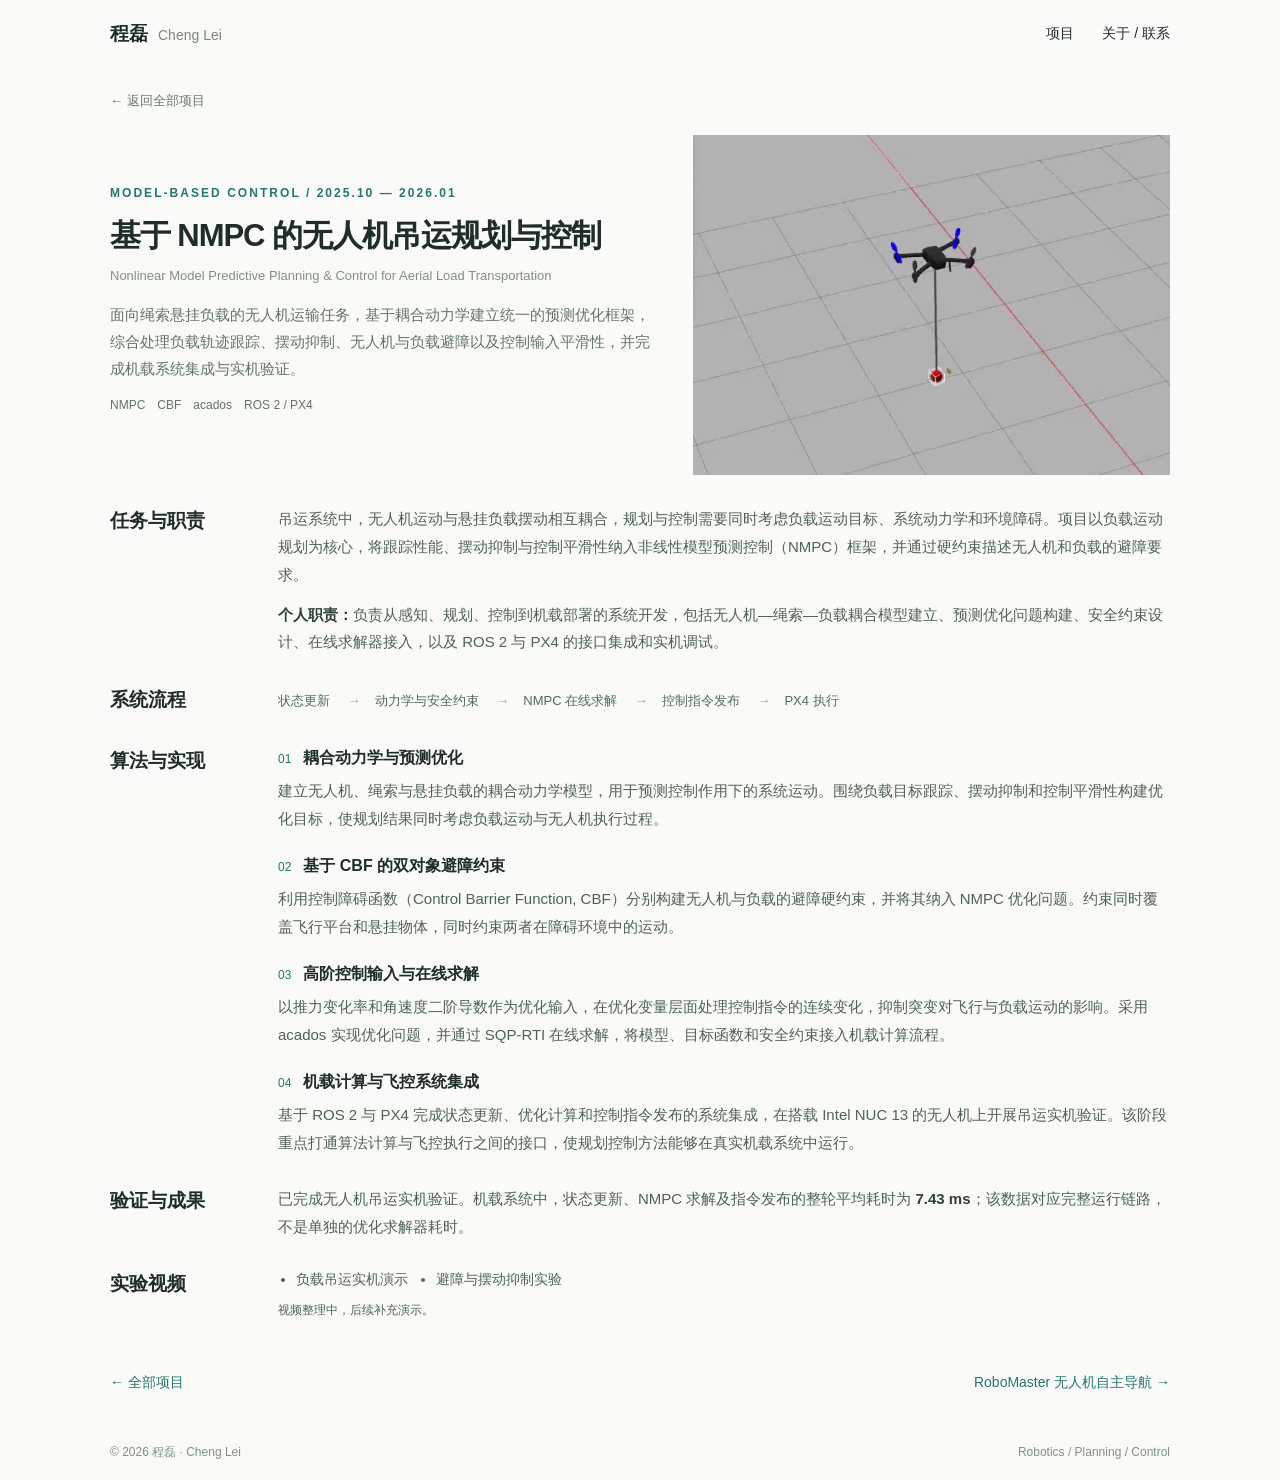
<file: nmpc.html>
<!doctype html><html lang="zh-CN"><head><meta charset="utf-8"><meta name="viewport" content="width=device-width,initial-scale=1"><title>基于 NMPC 的无人机吊运规划与控制 · 程磊</title><meta name="description" content="基于 NMPC 的无人机吊运规划与控制：任务背景、个人职责、算法实现与验证结果。"><link rel="icon" href="favicon.svg" type="image/svg+xml"><link rel="stylesheet" href="style.css"></head><body><header><nav><a class="brand" href="index.html">程磊<span>Cheng Lei</span></a><div class="navlinks"><a href="index.html#projects">项目</a><a href="index.html#about">关于 / 联系</a></div></nav></header><main class="wrap detailpage"><a class="back" href="index.html#projects">← 返回全部项目</a><section class="projectintro"><div class="detailhero"><div class="eyebrow">Model-based control / 2025.10 — 2026.01</div><h1>基于 NMPC 的无人机吊运规划与控制</h1><p class="subtitle">Nonlinear Model Predictive Planning & Control for Aerial Load Transportation</p><p class="lead">面向绳索悬挂负载的无人机运输任务，基于耦合动力学建立统一的预测优化框架，综合处理负载轨迹跟踪、摆动抑制、无人机与负载避障以及控制输入平滑性，并完成机载系统集成与实机验证。</p><div class="tags"><span class="tag">NMPC</span><span class="tag">CBF</span><span class="tag">acados</span><span class="tag">ROS 2 / PX4</span></div></div><img class="detailcover" src="nmpc.jpg" alt="基于 NMPC 的无人机吊运规划与控制项目画面"></section><section class="detailsection"><h2>任务与职责</h2><div><p>吊运系统中，无人机运动与悬挂负载摆动相互耦合，规划与控制需要同时考虑负载运动目标、系统动力学和环境障碍。项目以负载运动规划为核心，将跟踪性能、摆动抑制与控制平滑性纳入非线性模型预测控制（NMPC）框架，并通过硬约束描述无人机和负载的避障要求。</p><p><strong>个人职责：</strong>负责从感知、规划、控制到机载部署的系统开发，包括无人机—绳索—负载耦合模型建立、预测优化问题构建、安全约束设计、在线求解器接入，以及 ROS 2 与 PX4 的接口集成和实机调试。</p></div></section><section class="detailsection flowsection"><h2>系统流程</h2><ol class="flow"><li>状态更新</li><li>动力学与安全约束</li><li>NMPC 在线求解</li><li>控制指令发布</li><li>PX4 执行</li></ol></section><section class="detailsection"><h2>算法与实现</h2><div><div class="step"><h3><span class="stepnum">01</span>耦合动力学与预测优化</h3><p>建立无人机、绳索与悬挂负载的耦合动力学模型，用于预测控制作用下的系统运动。围绕负载目标跟踪、摆动抑制和控制平滑性构建优化目标，使规划结果同时考虑负载运动与无人机执行过程。</p></div><div class="step"><h3><span class="stepnum">02</span>基于 CBF 的双对象避障约束</h3><p>利用控制障碍函数（Control Barrier Function, CBF）分别构建无人机与负载的避障硬约束，并将其纳入 NMPC 优化问题。约束同时覆盖飞行平台和悬挂物体，同时约束两者在障碍环境中的运动。</p></div><div class="step"><h3><span class="stepnum">03</span>高阶控制输入与在线求解</h3><p>以推力变化率和角速度二阶导数作为优化输入，在优化变量层面处理控制指令的连续变化，抑制突变对飞行与负载运动的影响。采用 acados 实现优化问题，并通过 SQP-RTI 在线求解，将模型、目标函数和安全约束接入机载计算流程。</p></div><div class="step"><h3><span class="stepnum">04</span>机载计算与飞控系统集成</h3><p>基于 ROS 2 与 PX4 完成状态更新、优化计算和控制指令发布的系统集成，在搭载 Intel NUC 13 的无人机上开展吊运实机验证。该阶段重点打通算法计算与飞控执行之间的接口，使规划控制方法能够在真实机载系统中运行。</p></div></div></section><section class="detailsection"><h2>验证与成果</h2><p>已完成无人机吊运实机验证。机载系统中，状态更新、NMPC 求解及指令发布的整轮平均耗时为 <strong>7.43 ms</strong>；该数据对应完整运行链路，不是单独的优化求解器耗时。</p></section><section class="detailsection video-section"><h2>实验视频</h2><div><ul class="video-list"><li>负载吊运实机演示</li><li>避障与摆动抑制实验</li></ul><p class="pending">视频整理中，后续补充演示。</p></div></section><div class="next"><a href="index.html#projects">← 全部项目</a><a href="rmua.html">RoboMaster 无人机自主导航 →</a></div></main><footer><div class="wrap footerline"><span>© 2026 程磊 · Cheng Lei</span><span>Robotics / Planning / Control</span></div></footer></body></html>
</file>
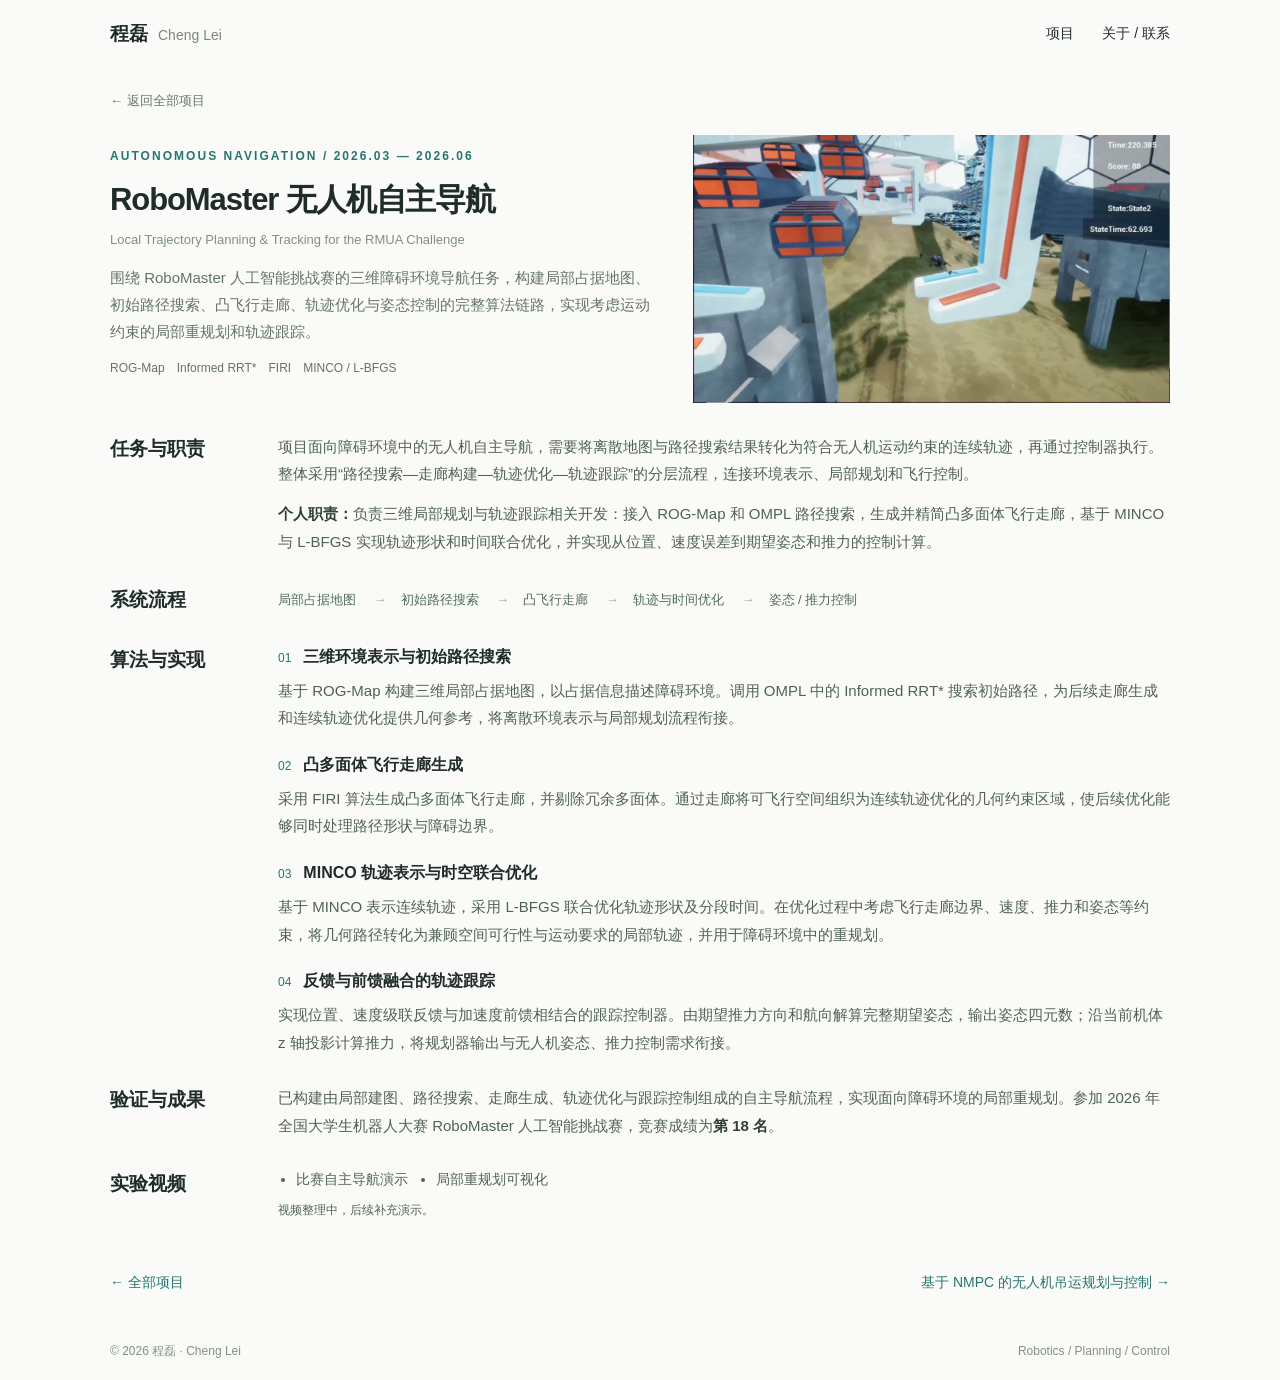
<file: rmua.html>
<!doctype html><html lang="zh-CN"><head><meta charset="utf-8"><meta name="viewport" content="width=device-width,initial-scale=1"><title>RoboMaster 无人机自主导航 · 程磊</title><meta name="description" content="RoboMaster 无人机自主导航：任务背景、个人职责、算法实现与验证结果。"><link rel="icon" href="favicon.svg" type="image/svg+xml"><link rel="stylesheet" href="style.css"></head><body><header><nav><a class="brand" href="index.html">程磊<span>Cheng Lei</span></a><div class="navlinks"><a href="index.html#projects">项目</a><a href="index.html#about">关于 / 联系</a></div></nav></header><main class="wrap detailpage"><a class="back" href="index.html#projects">← 返回全部项目</a><section class="projectintro"><div class="detailhero"><div class="eyebrow">Autonomous navigation / 2026.03 — 2026.06</div><h1>RoboMaster 无人机自主导航</h1><p class="subtitle">Local Trajectory Planning & Tracking for the RMUA Challenge</p><p class="lead">围绕 RoboMaster 人工智能挑战赛的三维障碍环境导航任务，构建局部占据地图、初始路径搜索、凸飞行走廊、轨迹优化与姿态控制的完整算法链路，实现考虑运动约束的局部重规划和轨迹跟踪。</p><div class="tags"><span class="tag">ROG-Map</span><span class="tag">Informed RRT*</span><span class="tag">FIRI</span><span class="tag">MINCO / L-BFGS</span></div></div><img class="detailcover" src="rmua.jpg" alt="RoboMaster 无人机自主导航项目画面"></section><section class="detailsection"><h2>任务与职责</h2><div><p>项目面向障碍环境中的无人机自主导航，需要将离散地图与路径搜索结果转化为符合无人机运动约束的连续轨迹，再通过控制器执行。整体采用“路径搜索—走廊构建—轨迹优化—轨迹跟踪”的分层流程，连接环境表示、局部规划和飞行控制。</p><p><strong>个人职责：</strong>负责三维局部规划与轨迹跟踪相关开发：接入 ROG-Map 和 OMPL 路径搜索，生成并精简凸多面体飞行走廊，基于 MINCO 与 L-BFGS 实现轨迹形状和时间联合优化，并实现从位置、速度误差到期望姿态和推力的控制计算。</p></div></section><section class="detailsection flowsection"><h2>系统流程</h2><ol class="flow"><li>局部占据地图</li><li>初始路径搜索</li><li>凸飞行走廊</li><li>轨迹与时间优化</li><li>姿态 / 推力控制</li></ol></section><section class="detailsection"><h2>算法与实现</h2><div><div class="step"><h3><span class="stepnum">01</span>三维环境表示与初始路径搜索</h3><p>基于 ROG-Map 构建三维局部占据地图，以占据信息描述障碍环境。调用 OMPL 中的 Informed RRT* 搜索初始路径，为后续走廊生成和连续轨迹优化提供几何参考，将离散环境表示与局部规划流程衔接。</p></div><div class="step"><h3><span class="stepnum">02</span>凸多面体飞行走廊生成</h3><p>采用 FIRI 算法生成凸多面体飞行走廊，并剔除冗余多面体。通过走廊将可飞行空间组织为连续轨迹优化的几何约束区域，使后续优化能够同时处理路径形状与障碍边界。</p></div><div class="step"><h3><span class="stepnum">03</span>MINCO 轨迹表示与时空联合优化</h3><p>基于 MINCO 表示连续轨迹，采用 L-BFGS 联合优化轨迹形状及分段时间。在优化过程中考虑飞行走廊边界、速度、推力和姿态等约束，将几何路径转化为兼顾空间可行性与运动要求的局部轨迹，并用于障碍环境中的重规划。</p></div><div class="step"><h3><span class="stepnum">04</span>反馈与前馈融合的轨迹跟踪</h3><p>实现位置、速度级联反馈与加速度前馈相结合的跟踪控制器。由期望推力方向和航向解算完整期望姿态，输出姿态四元数；沿当前机体 z 轴投影计算推力，将规划器输出与无人机姿态、推力控制需求衔接。</p></div></div></section><section class="detailsection"><h2>验证与成果</h2><p>已构建由局部建图、路径搜索、走廊生成、轨迹优化与跟踪控制组成的自主导航流程，实现面向障碍环境的局部重规划。参加 2026 年全国大学生机器人大赛 RoboMaster 人工智能挑战赛，竞赛成绩为<strong>第 18 名</strong>。</p></section><section class="detailsection video-section"><h2>实验视频</h2><div><ul class="video-list"><li>比赛自主导航演示</li><li>局部重规划可视化</li></ul><p class="pending">视频整理中，后续补充演示。</p></div></section><div class="next"><a href="index.html#projects">← 全部项目</a><a href="nmpc.html">基于 NMPC 的无人机吊运规划与控制 →</a></div></main><footer><div class="wrap footerline"><span>© 2026 程磊 · Cheng Lei</span><span>Robotics / Planning / Control</span></div></footer></body></html>
</file>
<file: style.css>
*{box-sizing:border-box}html{scroll-behavior:smooth;scroll-padding-top:90px}body{margin:0;background:#fafbf8;color:#202c29;font:16px/1.8 -apple-system,BlinkMacSystemFont,"Segoe UI","Noto Sans CJK SC",sans-serif}a{color:inherit;text-decoration:none}a:focus-visible{outline:3px solid #26766d;outline-offset:6px}header{background:#fafbf8}nav{max-width:1120px;margin:auto;height:82px;display:flex;align-items:center;justify-content:space-between;padding:0 30px}.brand{font-size:19px;font-weight:650}.brand span{font-weight:400;color:#7a8780;margin-left:10px;font-size:14px}.navlinks{display:flex;gap:28px;font-size:14px}.wrap{max-width:1120px;margin:auto;padding:0 30px}.hero{padding:85px 0 65px;max-width:760px}.eyebrow{font-size:12px;letter-spacing:.17em;text-transform:uppercase;color:#26766d;font-weight:600}h1{font-size:52px;line-height:1.2;letter-spacing:-.035em;margin:17px 0 23px}h1 span{font-size:26px;color:#8b978f;font-weight:400;letter-spacing:0;margin-left:17px}.hero p{font-size:18px;color:#606f67;max-width:690px}.contactlink{display:inline-block;margin-top:12px;font-size:14px;color:#26766d}.sectionhead{display:flex;align-items:baseline;justify-content:space-between;padding-top:28px;margin-bottom:35px}.sectionhead h2{font-size:30px;margin:0;font-weight:500;letter-spacing:-.025em}.sectionhead span{font-size:13px;color:#869087}.project{display:grid;grid-template-columns:1.07fr 1fr;gap:56px;align-items:center;margin-bottom:70px}.cover{display:block;overflow:hidden}.cover img{display:block;width:100%;aspect-ratio:3/2;object-fit:cover;transition:transform .4s}.cover:hover img{transform:scale(1.025)}.caption{font-size:11px;letter-spacing:.08em;color:#87938c;margin:9px 0 0}.project h3{font-size:27px;line-height:1.45;margin:13px 0 13px;font-weight:600}.project h3 a:hover{color:#26766d}.project p{color:#65736a;margin:0}.tags{display:flex;gap:8px;flex-wrap:wrap;margin:20px 0}.tag{font-size:11px;padding:2px 10px;color:#647369}.more{display:inline-flex;gap:24px;color:#26766d;font-size:14px;padding-bottom:4px}.about{padding:35px 0 65px;display:grid;grid-template-columns:1fr 2fr;gap:60px;border-top:1px solid #dce3da}.about h2{font-size:26px;font-weight:500;margin:0}.about p{margin:0 0 12px;color:#65736a}.email{color:#26766d}footer{color:#829087;font-size:12px;padding:25px 0}.footerline{display:flex;justify-content:space-between}.back{display:inline-block;font-size:13px;color:#68796e;margin:32px 0 0}.detailhero{padding:38px 0 36px;max-width:920px}.detailhero h1{font-size:41px;line-height:1.4;margin:15px 0}.subtitle{color:#819087;font-size:16px}.detailhero .lead{font-size:18px;color:#647369}.detailcover{display:block;width:100%;height:auto}.metrics{display:grid;grid-template-columns:repeat(3,1fr);padding:30px 0;margin:45px 0 65px}.metric{padding:0 25px;border-right:1px solid #dce3da}.metric:last-child{border:none}.metric strong{display:block;font-size:28px;font-weight:500}.metric span{font-size:13px;color:#7c8981}.detailsection{display:grid;grid-template-columns:220px 1fr;gap:40px;margin:55px 0}.detailsection h2{font-size:24px;font-weight:500;margin:0}.detailsection p{color:#65736a;margin-top:0}.flow{list-style:none;padding:0;margin:0;display:flex;flex-wrap:wrap;gap:12px}.flow li{padding:8px 13px;font-size:13px;color:#526b5f}.flow li:not(:last-child)::after{content:' →';color:#96a69c;margin-left:12px}.step{padding:0 0 22px;margin-bottom:24px;border-bottom:1px solid #e1e6df}.step h3{font-size:18px;margin:0 0 8px;font-weight:600}.step:last-child{border:none}.videogrid{display:grid;grid-template-columns:1fr 1fr;gap:20px}.videoempty{aspect-ratio:16/9;display:flex;flex-direction:column;align-items:center;justify-content:center;background:transparent;color:#849188;text-align:center}.play{font-size:26px;margin-bottom:6px}.videoempty span{font-size:12px}.videotitle{font-size:14px;margin:12px 0 0!important}.pending{font-size:13px;color:#8c978d;margin:16px 0!important}.next{padding:28px 0 55px;display:flex;justify-content:space-between;font-size:14px;color:#26766d}@media(max-width:700px){nav{height:70px;padding:0 22px}.brand span{display:none}.navlinks{gap:20px}.wrap{padding:0 22px}.hero{padding:50px 0 40px}h1{font-size:42px}h1 span{font-size:20px}.hero p{font-size:16px}.sectionhead h2{font-size:25px}.project{grid-template-columns:1fr;gap:22px;margin-bottom:52px}.project h3{font-size:24px;margin-top:7px}.about,.detailsection{grid-template-columns:1fr;gap:18px}.about{padding-bottom:40px}.detailhero h1{font-size:30px}.detailhero .lead{font-size:16px}.metrics{margin:30px 0 40px;padding:23px 0}.metric{padding:0 12px}.metric:first-child{padding-left:0}.metric strong{font-size:20px}.metric span{font-size:11px}.videogrid{grid-template-columns:1fr}.footerline{display:block}.footerline span{display:block}.next{gap:20px}.detailsection{margin:38px 0}}@media(prefers-reduced-motion:reduce){html{scroll-behavior:auto}.cover img{transition:none}}
.public-project-visual{aspect-ratio:3/2;background:transparent;display:flex;flex-direction:column;justify-content:center;padding:38px;color:#26766d}.public-project-visual span{font-size:12px;letter-spacing:.15em}.public-project-visual strong{font-size:30px;font-weight:500;margin:25px 0 10px}.public-project-visual small{color:#7e8c83;font-size:14px}

/* Compact project documentation */
body{line-height:1.7}nav{height:68px}.hero{padding:46px 0 34px}.hero p{font-size:17px}.sectionhead{padding-top:12px;margin-bottom:22px}.project{gap:36px;margin-bottom:40px}.project h3{font-size:25px;line-height:1.35;margin:9px 0 12px}.tags{gap:12px;margin:13px 0}.tag{padding:0;font-size:12px}.about{padding:20px 0 34px;gap:36px}.public-project-visual{aspect-ratio:3/2;padding:24px}.detailpage{max-width:1120px}.back{margin-top:22px}.projectintro{display:grid;grid-template-columns:1.15fr 1fr;gap:34px;align-items:center;margin:22px 0 30px}.detailhero{padding:0;max-width:none}.detailhero h1{font-size:31px;line-height:1.35;margin:12px 0 9px}.subtitle{font-size:13px;line-height:1.5;margin:0 0 15px}.detailhero .lead{font-size:15px;line-height:1.8;margin:0}.detailcover{display:block;width:100%;height:auto}.detailsection{grid-template-columns:142px minmax(0,1fr);gap:26px;margin:28px 0}.detailsection h2{font-size:19px;line-height:1.7;font-weight:600}.detailsection p{font-size:15px;line-height:1.85;margin:0 0 12px;color:#506159}.detailsection p:last-child{margin-bottom:0}.detailsection strong{font-weight:600;color:#2e4037}.step{padding:0;margin:0 0 20px}.step:last-child{margin-bottom:0}.step h3{font-size:16px;line-height:1.6;margin:0 0 7px}.stepnum{display:inline-block;color:#26766d;font-size:12px;font-weight:500;margin-right:12px}.flow{gap:6px 14px;align-items:center}.flow li{padding:0;font-size:13px;line-height:1.8}.flow li:not(:last-child)::after{margin-left:14px}.flowsection{margin:24px 0}.video-list{display:flex;flex-wrap:wrap;gap:8px 28px;padding-left:18px;margin:0;font-size:14px;color:#506159}.pending{margin:7px 0 0!important;font-size:12px!important}.next{padding:22px 0 30px;gap:20px;line-height:1.6}footer{padding:18px 0}@media(max-width:760px){.projectintro{grid-template-columns:1fr;gap:20px;margin:20px 0 26px}.detailhero h1{font-size:28px}.detailsection{grid-template-columns:1fr;gap:9px;margin:25px 0}.detailsection h2{font-size:18px}.detailsection p{font-size:14px}.project{gap:18px;margin-bottom:30px}.hero{padding:30px 0 26px}.next{flex-direction:column;gap:10px}}

header,.sectionhead,.about,footer,.step,.next,.tag,.flow li,.videoempty{border:0}.step{padding-bottom:0}
</file>
